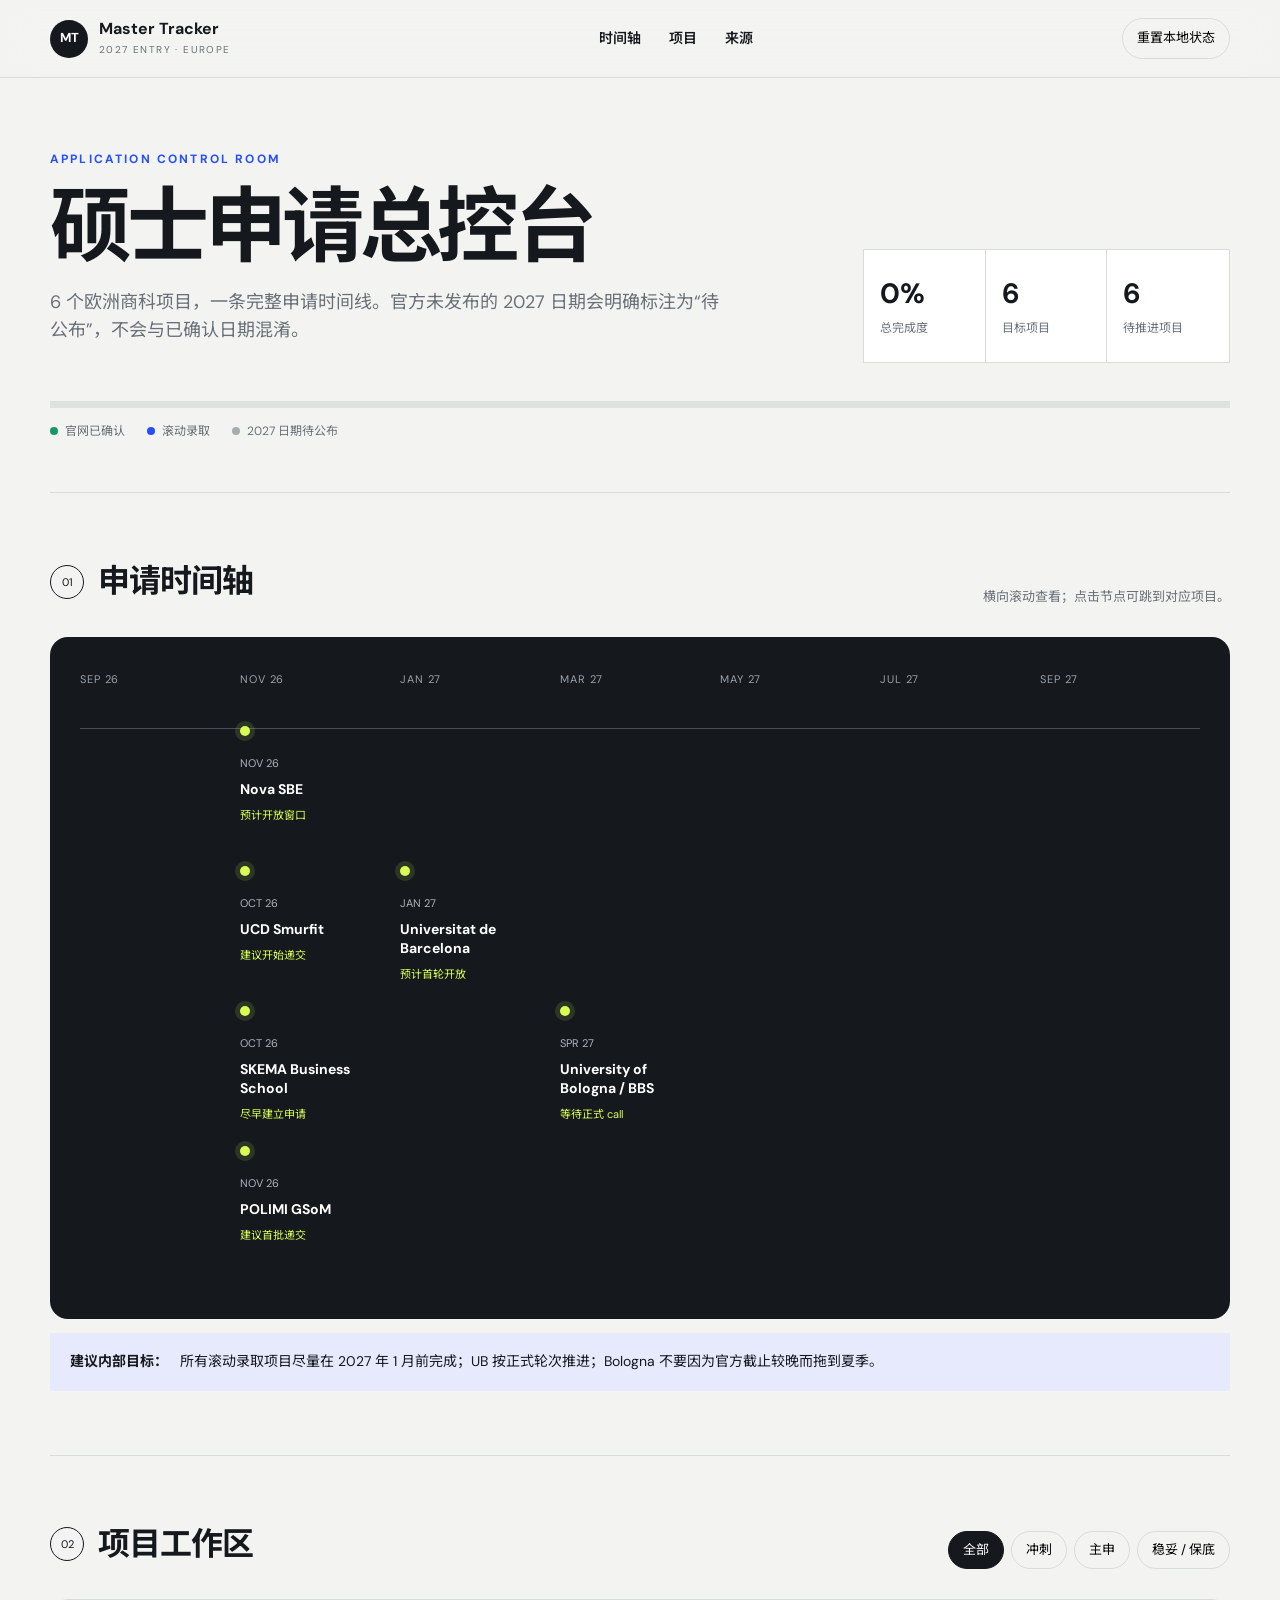
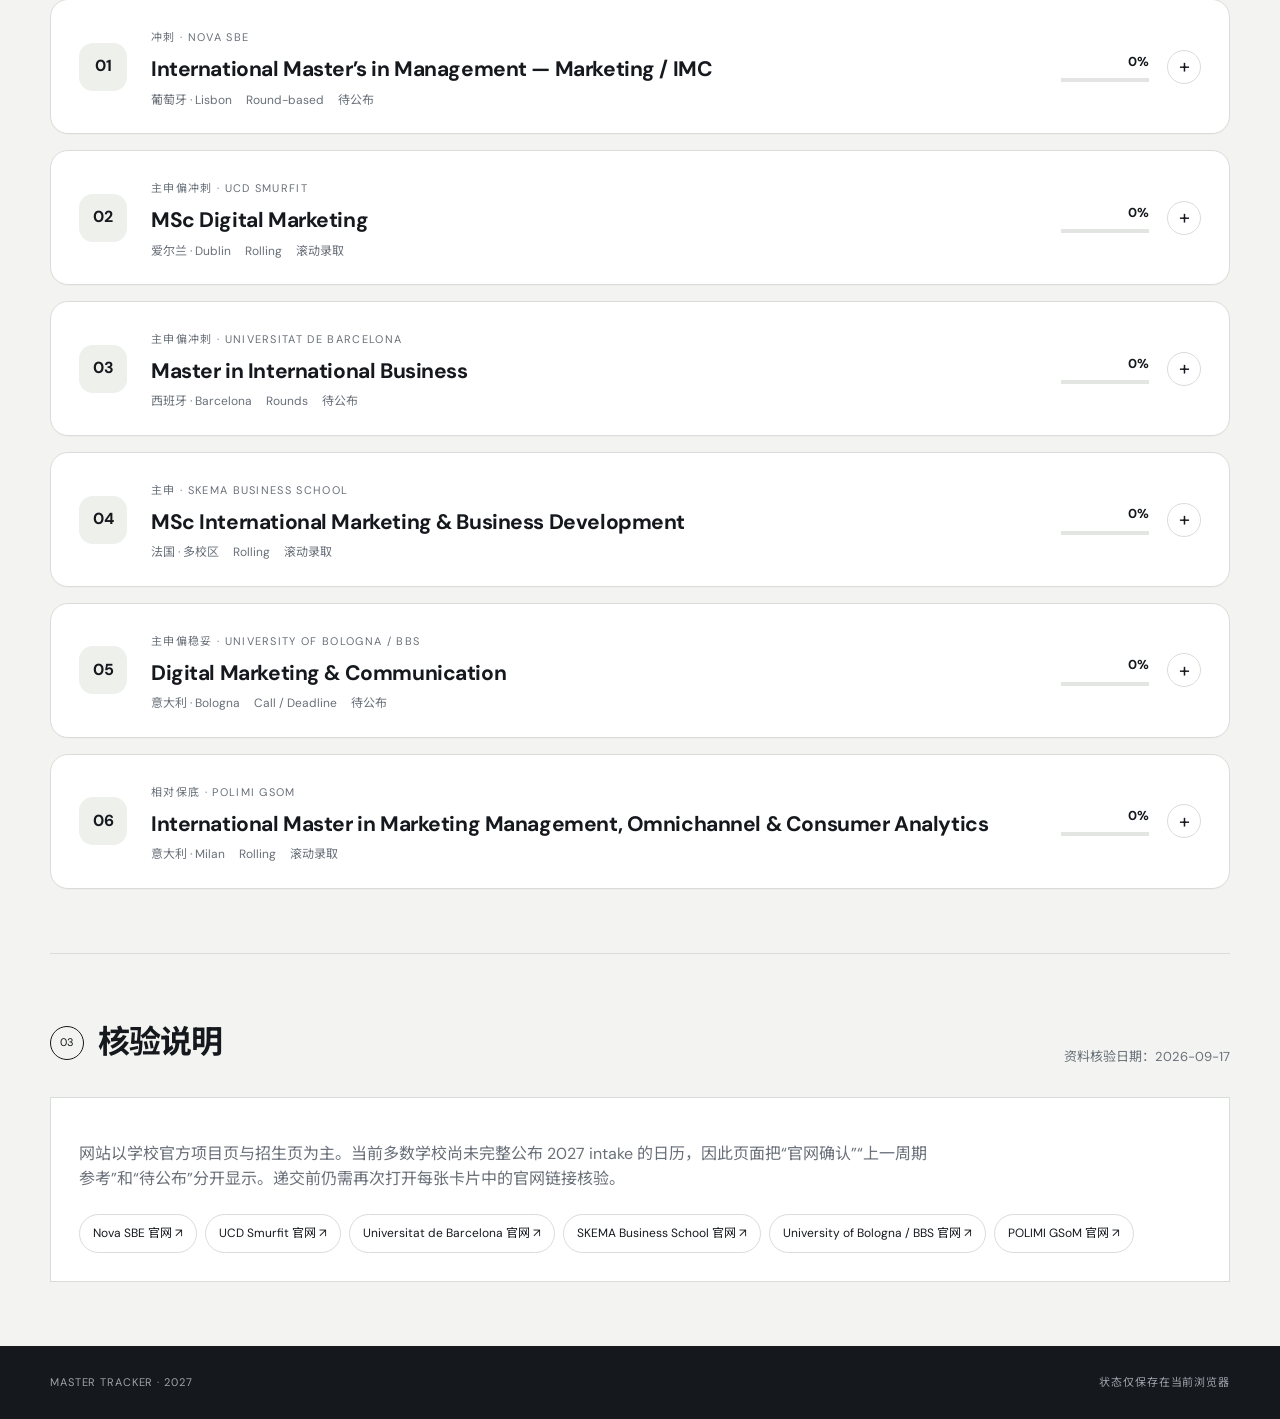
<file: index.html>
<!doctype html>
<html lang="zh-CN">
<head>
  <meta charset="UTF-8" />
  <meta name="viewport" content="width=device-width, initial-scale=1.0" />
  <meta name="description" content="2027 欧洲商科硕士申请进度、截止日期与材料管理。" />
  <title>Master's Application Tracker</title>
  <link rel="preconnect" href="https://fonts.googleapis.com">
  <link rel="preconnect" href="https://fonts.gstatic.com" crossorigin>
  <link href="https://fonts.googleapis.com/css2?family=DM+Sans:wght@400;500;600;700&family=Noto+Sans+SC:wght@400;500;600;700&display=swap" rel="stylesheet">
  <link rel="stylesheet" href="styles.css" />
</head>
<body>
  <header class="topbar">
    <a class="brand" href="#top" aria-label="返回顶部">
      <span class="brand-mark">MT</span>
      <span><strong>Master Tracker</strong><small>2027 ENTRY · EUROPE</small></span>
    </a>
    <nav aria-label="页面导航">
      <a href="#timeline">时间轴</a><a href="#programs">项目</a><a href="#sources">来源</a>
    </nav>
    <button class="reset-btn" id="resetBtn" type="button">重置本地状态</button>
  </header>

  <main id="top">
    <section class="overview shell" aria-labelledby="overview-title">
      <div class="eyebrow">APPLICATION CONTROL ROOM</div>
      <div class="overview-grid">
        <div>
          <h1 id="overview-title">硕士申请总控台</h1>
          <p>6 个欧洲商科项目，一条完整申请时间线。官方未发布的 2027 日期会明确标注为“待公布”，不会与已确认日期混淆。</p>
        </div>
        <div class="stats" aria-label="申请统计">
          <div><strong id="overallProgress">0%</strong><span>总完成度</span></div>
          <div><strong>6</strong><span>目标项目</span></div>
          <div><strong id="nextCount">0</strong><span>待推进项目</span></div>
        </div>
      </div>
      <div class="global-progress"><span id="globalProgressBar"></span></div>
      <div class="legend"><span><i class="dot confirmed"></i>官网已确认</span><span><i class="dot rolling"></i>滚动录取</span><span><i class="dot pending"></i>2027 日期待公布</span></div>
    </section>

    <section class="timeline-section shell" id="timeline" aria-labelledby="timeline-title">
      <div class="section-heading"><div><span>01</span><h2 id="timeline-title">申请时间轴</h2></div><p>横向滚动查看；点击节点可跳到对应项目。</p></div>
      <div class="timeline-wrap">
        <div class="months" aria-hidden="true"><span>SEP 26</span><span>NOV 26</span><span>JAN 27</span><span>MAR 27</span><span>MAY 27</span><span>JUL 27</span><span>SEP 27</span></div>
        <div class="timeline-line"></div>
        <div class="timeline-items" id="timelineItems"></div>
      </div>
      <aside class="priority-note"><strong>建议内部目标：</strong><span>所有滚动录取项目尽量在 2027 年 1 月前完成；UB 按正式轮次推进；Bologna 不要因为官方截止较晚而拖到夏季。</span></aside>
    </section>

    <section class="programs-section shell" id="programs" aria-labelledby="programs-title">
      <div class="section-heading"><div><span>02</span><h2 id="programs-title">项目工作区</h2></div><div class="filters" role="group" aria-label="项目筛选"><button class="active" data-filter="all">全部</button><button data-filter="reach">冲刺</button><button data-filter="target">主申</button><button data-filter="safe">稳妥 / 保底</button></div></div>
      <div class="program-list" id="programList"></div>
    </section>

    <section class="sources shell" id="sources" aria-labelledby="sources-title">
      <div class="section-heading"><div><span>03</span><h2 id="sources-title">核验说明</h2></div><p>资料核验日期：2026-09-17</p></div>
      <div class="source-card">
        <p>网站以学校官方项目页与招生页为主。当前多数学校尚未完整公布 2027 intake 的日历，因此页面把“官网确认”“上一周期参考”和“待公布”分开显示。递交前仍需再次打开每张卡片中的官网链接核验。</p>
        <div id="sourceLinks" class="source-links"></div>
      </div>
    </section>
  </main>

  <footer><span>MASTER TRACKER · 2027</span><span>状态仅保存在当前浏览器</span></footer>
  <script src="app.js"></script>
</body>
</html>
</file>
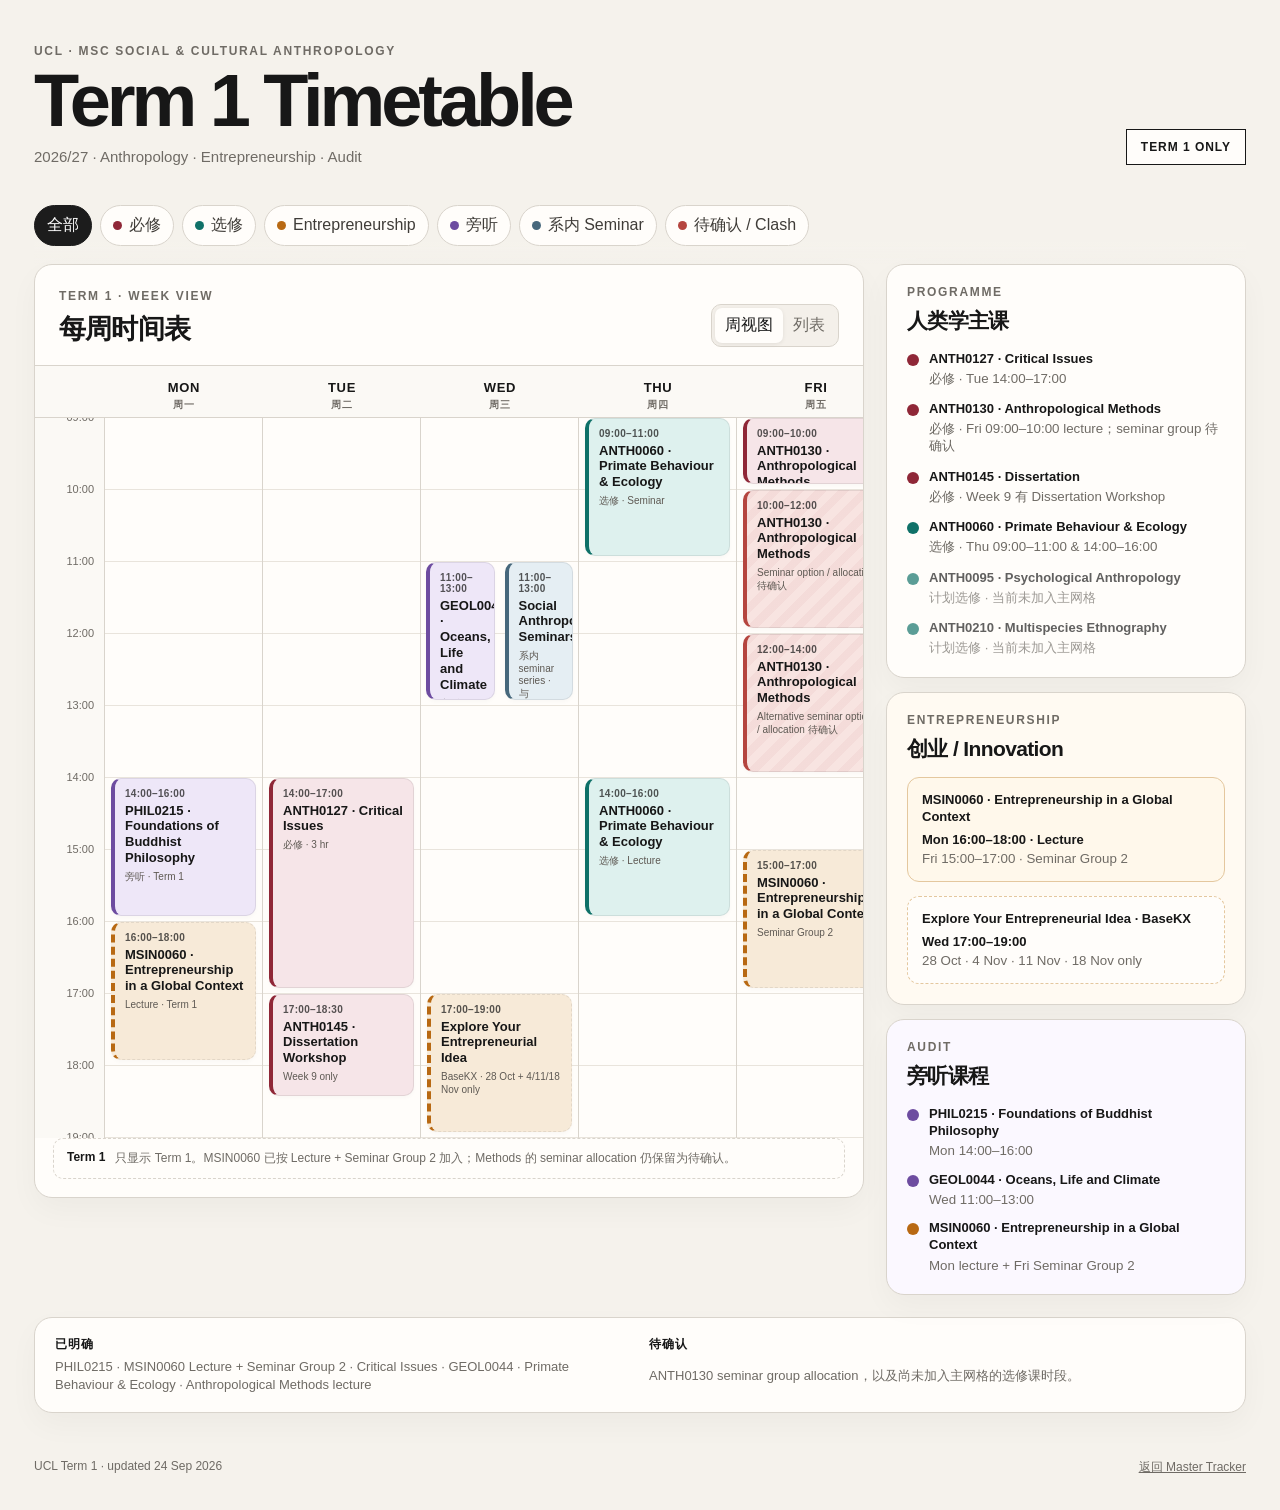
<file: timetable.html>
<!doctype html>
<html lang="zh-CN">
<head>
  <meta charset="utf-8" />
  <meta name="viewport" content="width=device-width,initial-scale=1,viewport-fit=cover" />
  <meta name="theme-color" content="#f5f2ec" />
  <title>UCL Term 1 Timetable · 2026/27</title>
  <link rel="stylesheet" href="./timetable.css" />
</head>
<body>
  <header class="topbar">
    <div>
      <p class="eyebrow">UCL · MSc Social & Cultural Anthropology</p>
      <h1>Term 1 Timetable</h1>
      <p class="sub">2026/27 · Anthropology · Entrepreneurship · Audit</p>
    </div>
    <div class="term-badge">TERM 1 ONLY</div>
  </header>

  <main>
    <section class="toolbar" aria-label="课程筛选">
      <button class="chip active" data-filter="all">全部</button>
      <button class="chip" data-filter="core"><span class="dot core"></span>必修</button>
      <button class="chip" data-filter="elective"><span class="dot elective"></span>选修</button>
      <button class="chip" data-filter="entrepreneurship"><span class="dot entrepreneurship"></span>Entrepreneurship</button>
      <button class="chip" data-filter="audit"><span class="dot audit"></span>旁听</button>
      <button class="chip" data-filter="seminar"><span class="dot seminar"></span>系内 Seminar</button>
      <button class="chip" data-filter="pending"><span class="dot pending"></span>待确认 / Clash</button>
    </section>

    <section class="layout">
      <div class="calendar-card">
        <div class="section-head">
          <div>
            <p class="kicker">TERM 1 · WEEK VIEW</p>
            <h2>每周时间表</h2>
          </div>
          <div class="view-switch">
            <button class="view-btn active" data-view="grid">周视图</button>
            <button class="view-btn" data-view="agenda">列表</button>
          </div>
        </div>

        <div id="gridView" class="calendar-scroll">
          <div id="calendarGrid" class="calendar-grid" aria-label="Weekly timetable"></div>
        </div>
        <div id="agendaView" class="agenda hidden" aria-label="Agenda timetable"></div>

        <div class="calendar-note">
          <strong>Term 1</strong>
          <span>只显示 Term 1。MSIN0060 已按 Lecture + Seminar Group 2 加入；Methods 的 seminar allocation 仍保留为待确认。</span>
        </div>
      </div>

      <aside class="side">
        <section class="panel">
          <p class="kicker">PROGRAMME</p>
          <h3>人类学主课</h3>
          <div class="module-list">
            <div class="module-row"><span class="swatch core"></span><div><b>ANTH0127 · Critical Issues</b><small>必修 · Tue 14:00–17:00</small></div></div>
            <div class="module-row"><span class="swatch core"></span><div><b>ANTH0130 · Anthropological Methods</b><small>必修 · Fri 09:00–10:00 lecture；seminar group 待确认</small></div></div>
            <div class="module-row"><span class="swatch core"></span><div><b>ANTH0145 · Dissertation</b><small>必修 · Week 9 有 Dissertation Workshop</small></div></div>
            <div class="module-row"><span class="swatch elective"></span><div><b>ANTH0060 · Primate Behaviour & Ecology</b><small>选修 · Thu 09:00–11:00 & 14:00–16:00</small></div></div>
            <div class="module-row muted"><span class="swatch elective"></span><div><b>ANTH0095 · Psychological Anthropology</b><small>计划选修 · 当前未加入主网格</small></div></div>
            <div class="module-row muted"><span class="swatch elective"></span><div><b>ANTH0210 · Multispecies Ethnography</b><small>计划选修 · 当前未加入主网格</small></div></div>
          </div>
        </section>

        <section class="panel amber">
          <p class="kicker">ENTREPRENEURSHIP</p>
          <h3>创业 / Innovation</h3>
          <div class="feature-card">
            <b>MSIN0060 · Entrepreneurship in a Global Context</b>
            <p>Mon 16:00–18:00 · Lecture</p>
            <small>Fri 15:00–17:00 · Seminar Group 2</small>
          </div>
          <div class="feature-card soft">
            <b>Explore Your Entrepreneurial Idea · BaseKX</b>
            <p>Wed 17:00–19:00</p>
            <small>28 Oct · 4 Nov · 11 Nov · 18 Nov only</small>
          </div>
        </section>

        <section class="panel violet">
          <p class="kicker">AUDIT</p>
          <h3>旁听课程</h3>
          <div class="module-list compact">
            <div class="module-row"><span class="swatch audit"></span><div><b>PHIL0215 · Foundations of Buddhist Philosophy</b><small>Mon 14:00–16:00</small></div></div>
            <div class="module-row"><span class="swatch audit"></span><div><b>GEOL0044 · Oceans, Life and Climate</b><small>Wed 11:00–13:00</small></div></div>
            <div class="module-row"><span class="swatch entrepreneurship"></span><div><b>MSIN0060 · Entrepreneurship in a Global Context</b><small>Mon lecture + Fri Seminar Group 2</small></div></div>
          </div>
        </section>
      </aside>
    </section>

    <section class="status-strip">
      <div><strong>已明确</strong><span>PHIL0215 · MSIN0060 Lecture + Seminar Group 2 · Critical Issues · GEOL0044 · Primate Behaviour & Ecology · Anthropological Methods lecture</span></div>
      <div><strong>待确认</strong><span>ANTH0130 seminar group allocation，以及尚未加入主网格的选修课时段。</span></div>
    </section>
  </main>

  <footer>
    <span>UCL Term 1 · updated 24 Sep 2026</span>
    <a href="./index.html">返回 Master Tracker</a>
  </footer>

  <script src="./timetable.js"></script>
</body>
</html>
</file>
<file: styles.css>
:root{--ink:#15191e;--muted:#697079;--paper:#f3f4f1;--card:#fff;--line:#d9ddd9;--blue:#244eff;--lime:#d9ff55;--orange:#ff7247;--violet:#6f57e9;--green:#16986b;--shadow:0 16px 45px rgba(25,30,35,.08)}
*{box-sizing:border-box}html{scroll-behavior:smooth}body{margin:0;background:var(--paper);color:var(--ink);font-family:"DM Sans","Noto Sans SC",sans-serif;font-size:16px;line-height:1.55}.shell{width:min(1180px,calc(100% - 40px));margin-inline:auto}.topbar{height:78px;padding:0 max(20px,calc((100vw - 1180px)/2));display:flex;align-items:center;gap:30px;justify-content:space-between;background:rgba(243,244,241,.92);backdrop-filter:blur(16px);border-bottom:1px solid var(--line);position:sticky;top:0;z-index:50}.brand{display:flex;align-items:center;gap:11px;text-decoration:none;color:var(--ink)}.brand-mark{width:38px;height:38px;border-radius:50%;background:var(--ink);color:#fff;display:grid;place-items:center;font-weight:700;font-size:13px}.brand strong{display:block;line-height:1.1}.brand small{display:block;font-size:10px;letter-spacing:.14em;color:var(--muted);margin-top:4px}.topbar nav{display:flex;gap:28px}.topbar nav a{color:var(--ink);text-decoration:none;font-size:14px;font-weight:600}.reset-btn{border:1px solid var(--line);background:transparent;border-radius:100px;padding:9px 14px;font:inherit;font-size:13px;cursor:pointer}.overview{padding:72px 0 52px}.eyebrow{font-size:12px;letter-spacing:.18em;font-weight:700;color:var(--blue);margin-bottom:18px}.overview-grid{display:grid;grid-template-columns:1.35fr .65fr;gap:50px;align-items:end}.overview h1{font-size:clamp(42px,7vw,82px);letter-spacing:-.055em;line-height:.98;margin:0 0 22px}.overview p{max-width:680px;color:var(--muted);font-size:18px}.stats{display:grid;grid-template-columns:repeat(3,1fr);border:1px solid var(--line);background:var(--card)}.stats div{padding:22px 16px;border-right:1px solid var(--line)}.stats div:last-child{border:0}.stats strong{font-size:28px;display:block}.stats span{font-size:12px;color:var(--muted)}.global-progress{height:7px;background:#dfe2de;margin-top:38px;overflow:hidden}.global-progress span{height:100%;display:block;background:var(--blue);width:0;transition:width .35s}.legend{display:flex;gap:22px;margin-top:14px;font-size:12px;color:var(--muted)}.dot{display:inline-block;width:8px;height:8px;border-radius:50%;margin-right:7px}.confirmed{background:var(--green)}.rolling{background:var(--blue)}.pending{background:#a5abb1}.timeline-section,.programs-section,.sources{padding:64px 0;border-top:1px solid var(--line)}.section-heading{display:flex;align-items:end;justify-content:space-between;margin-bottom:30px;gap:20px}.section-heading>div:first-child{display:flex;align-items:center;gap:14px}.section-heading h2{font-size:32px;letter-spacing:-.035em;margin:0}.section-heading>div>span{width:34px;height:34px;border:1px solid var(--ink);border-radius:50%;display:grid;place-items:center;font-size:11px}.section-heading p{margin:0;color:var(--muted);font-size:13px}.timeline-wrap{position:relative;background:var(--ink);color:#fff;border-radius:18px;padding:34px 30px 28px;overflow-x:auto;min-height:270px}.months,.timeline-items{min-width:960px;display:grid;grid-template-columns:repeat(7,1fr)}.months span{font-size:11px;color:#9ca2a9;letter-spacing:.08em}.timeline-line{position:absolute;left:30px;right:30px;top:91px;border-top:1px solid #494e54;min-width:900px}.timeline-items{position:relative;margin-top:43px}.timeline-event{position:relative;padding:24px 16px 10px 0;text-decoration:none;color:#fff;min-height:140px}.timeline-event::before{content:"";position:absolute;top:-5px;left:0;width:10px;height:10px;border-radius:50%;background:var(--lime);box-shadow:0 0 0 5px rgba(217,255,85,.12)}.timeline-event small{display:block;color:#aeb4bb;font-size:11px;margin-bottom:8px}.timeline-event strong{display:block;font-size:14px;line-height:1.35;max-width:120px}.timeline-event em{display:block;color:var(--lime);font-style:normal;font-size:11px;margin-top:8px}.priority-note{padding:18px 20px;background:#e7eafc;display:flex;gap:12px;margin-top:14px;font-size:14px}.filters{display:flex;gap:7px;flex-wrap:wrap}.filters button{border:1px solid var(--line);background:transparent;padding:8px 14px;border-radius:100px;font:inherit;font-size:13px;cursor:pointer}.filters button.active{background:var(--ink);color:#fff;border-color:var(--ink)}.program-list{display:grid;gap:16px}.program-card{background:var(--card);border:1px solid var(--line);border-radius:18px;overflow:hidden;box-shadow:0 1px 0 rgba(0,0,0,.02)}.card-summary{display:grid;grid-template-columns:54px 1fr auto;gap:18px;align-items:center;padding:24px 28px;cursor:pointer}.rank{width:48px;height:48px;border-radius:14px;display:grid;place-items:center;font-weight:700;background:#eef0ec}.card-title small{font-size:11px;text-transform:uppercase;letter-spacing:.12em;color:var(--muted)}.card-title h3{font-size:21px;margin:4px 0 5px;letter-spacing:-.02em}.card-meta{display:flex;gap:14px;color:var(--muted);font-size:12px}.card-side{display:flex;align-items:center;gap:18px}.mini-progress{width:88px}.mini-progress strong{display:block;text-align:right;font-size:13px}.mini-progress div{height:4px;background:#e2e5e1;margin-top:6px}.mini-progress div span{height:100%;background:var(--blue);display:block}.toggle{width:34px;height:34px;border-radius:50%;border:1px solid var(--line);display:grid;place-items:center;font-size:20px;transition:.25s}.program-card.open .toggle{transform:rotate(45deg);background:var(--ink);color:#fff}.card-detail{display:none;border-top:1px solid var(--line);padding:28px}.program-card.open .card-detail{display:block}.detail-grid{display:grid;grid-template-columns:.78fr 1.22fr;gap:34px}.facts{display:grid;gap:14px}.fact{border-bottom:1px solid var(--line);padding-bottom:13px}.fact label{display:block;font-size:11px;letter-spacing:.1em;color:var(--muted);text-transform:uppercase}.fact p{margin:5px 0 0;font-size:14px}.tag{display:inline-block;padding:3px 8px;border-radius:100px;background:#edf0ec;font-size:11px;margin-left:6px}.tag.warn{background:#fff0e8;color:#a43e20}.materials h4,.tracker h4{margin:0 0 14px;font-size:14px}.checklist{display:grid;grid-template-columns:1fr 1fr;gap:8px 16px;padding:0;margin:0;list-style:none}.checklist li{font-size:13px;padding-left:19px;position:relative}.checklist li::before{content:"✓";position:absolute;left:0;color:var(--green);font-weight:700}.tracker{margin-top:26px}.status-grid{display:grid;grid-template-columns:repeat(4,1fr);gap:10px}.status-item{background:#f5f6f3;border:1px solid #e4e6e2;padding:12px;border-radius:10px}.status-item label{font-size:11px;color:var(--muted);display:block;margin-bottom:7px}.status-item select,.submission-date,.notes{width:100%;border:1px solid #d7dad6;background:#fff;border-radius:7px;padding:9px;font:inherit;font-size:12px;color:var(--ink)}.notes{min-height:82px;resize:vertical;margin-top:10px}.detail-actions{display:flex;justify-content:space-between;gap:12px;align-items:center;margin-top:18px}.official-link{color:var(--blue);font-size:13px;font-weight:700}.save-note{font-size:11px;color:var(--muted)}.source-card{background:var(--card);padding:28px;border:1px solid var(--line)}.source-card>p{max-width:850px;color:var(--muted)}.source-links{display:flex;flex-wrap:wrap;gap:8px;margin-top:22px}.source-links a{border:1px solid var(--line);border-radius:100px;padding:9px 13px;color:var(--ink);text-decoration:none;font-size:12px}.source-links a:hover{border-color:var(--blue);color:var(--blue)}footer{padding:28px max(20px,calc((100vw - 1180px)/2));background:var(--ink);color:#9da3aa;display:flex;justify-content:space-between;font-size:11px;letter-spacing:.08em}
@media(max-width:800px){.topbar nav{display:none}.reset-btn{font-size:11px}.shell{width:min(100% - 24px,1180px)}.overview{padding-top:48px}.overview-grid{grid-template-columns:1fr}.stats{margin-top:0}.section-heading{align-items:flex-start;flex-direction:column}.card-summary{grid-template-columns:42px 1fr auto;padding:19px 16px;gap:12px}.rank{width:40px;height:40px}.card-title h3{font-size:17px}.card-meta{flex-direction:column;gap:2px}.mini-progress{display:none}.card-detail{padding:20px 16px}.detail-grid{grid-template-columns:1fr}.status-grid{grid-template-columns:1fr 1fr}.checklist{grid-template-columns:1fr}.priority-note{flex-direction:column}.legend{flex-wrap:wrap}.overview h1{font-size:48px}footer{flex-direction:column;gap:8px}}
@media(max-width:470px){.brand small{display:none}.stats strong{font-size:22px}.stats div{padding:15px 10px}.status-grid{grid-template-columns:1fr}.card-title h3{font-size:15px}.card-summary{grid-template-columns:36px 1fr 30px}.rank{width:34px;height:34px;border-radius:10px}}
@media(prefers-reduced-motion:reduce){html{scroll-behavior:auto}*{transition:none!important}}
</file>
<file: timetable.css>
:root{
  --bg:#f5f2ec;--paper:#fffdfa;--ink:#171717;--muted:#6f6b65;--line:#d9d4cc;
  --core:#8f2737;--core-bg:#f6e5e8;
  --elective:#0f7168;--elective-bg:#def1ee;
  --entre:#b86913;--entre-bg:#f7ead8;
  --audit:#6d4ca0;--audit-bg:#eee7f8;
  --seminar:#47687c;--seminar-bg:#e5eef3;
  --pending:#b5453f;--pending-bg:#f8e4e1;
  --hour:72px;
}
*{box-sizing:border-box}
html{background:var(--bg)}
body{margin:0;color:var(--ink);background:var(--bg);font-family:Inter,ui-sans-serif,-apple-system,BlinkMacSystemFont,"SF Pro Text","Helvetica Neue",Arial,sans-serif}
button{font:inherit}
.topbar{max-width:1480px;margin:0 auto;padding:44px 34px 26px;display:flex;align-items:flex-end;justify-content:space-between;gap:24px}
.eyebrow,.kicker{margin:0 0 8px;letter-spacing:.14em;text-transform:uppercase;font-size:12px;font-weight:750;color:var(--muted)}
h1{font-size:clamp(36px,6vw,74px);line-height:.94;letter-spacing:-.055em;margin:0}
.sub{margin:12px 0 0;color:var(--muted);font-size:15px}
.term-badge{border:1.5px solid var(--ink);padding:10px 14px;font-weight:800;letter-spacing:.08em;font-size:12px;background:var(--paper)}
main{max-width:1480px;margin:0 auto;padding:0 34px 46px}
.toolbar{position:sticky;top:0;z-index:30;display:flex;gap:8px;flex-wrap:wrap;padding:14px 0 18px;background:linear-gradient(var(--bg) 70%,transparent)}
.chip{border:1px solid var(--line);background:var(--paper);border-radius:999px;padding:9px 12px;display:inline-flex;align-items:center;gap:7px;color:#3f3c38;cursor:pointer}
.chip.active{background:#1c1c1c;color:white;border-color:#1c1c1c}
.dot,.swatch{display:inline-block;border-radius:50%}
.dot{width:9px;height:9px}.swatch{width:12px;height:12px;flex:0 0 12px;margin-top:4px}
.dot.core,.swatch.core{background:var(--core)}.dot.elective,.swatch.elective{background:var(--elective)}
.dot.entrepreneurship,.swatch.entrepreneurship{background:var(--entre)}.dot.audit,.swatch.audit{background:var(--audit)}
.dot.seminar,.swatch.seminar{background:var(--seminar)}.dot.pending,.swatch.pending{background:var(--pending)}
.layout{display:grid;grid-template-columns:minmax(0,1fr) 360px;gap:22px;align-items:start}
.calendar-card,.panel,.status-strip{background:var(--paper);border:1px solid var(--line);border-radius:18px;box-shadow:0 12px 30px rgba(34,28,20,.035)}
.calendar-card{overflow:hidden}
.section-head{display:flex;align-items:end;justify-content:space-between;padding:24px 24px 18px;border-bottom:1px solid var(--line)}
h2,h3{margin:0;letter-spacing:-.03em}h2{font-size:27px}h3{font-size:21px}
.view-switch{display:flex;border:1px solid var(--line);border-radius:10px;padding:3px;background:#f4f0ea}
.view-btn{border:0;background:transparent;padding:7px 10px;border-radius:7px;color:var(--muted);cursor:pointer}
.view-btn.active{background:var(--paper);color:var(--ink);box-shadow:0 1px 4px rgba(0,0,0,.08)}
.calendar-scroll{overflow:auto}
.calendar-grid{min-width:860px;display:grid;grid-template-columns:70px repeat(5,minmax(150px,1fr));grid-template-rows:52px calc(var(--hour) * 10);position:relative}
.corner,.day-head{border-bottom:1px solid var(--line);background:#fbf9f5;position:sticky;top:0;z-index:11}
.corner{grid-column:1;grid-row:1}
.day-head{padding:14px 10px;text-align:center;font-size:13px;font-weight:800;letter-spacing:.05em}
.day-head span{display:block;font-size:10px;color:var(--muted);font-weight:600;margin-top:3px;letter-spacing:.08em}
.time-col{grid-column:1;grid-row:2;position:relative;border-right:1px solid var(--line);background:#fbf9f5}
.time-label{position:absolute;right:10px;transform:translateY(-7px);font-size:11px;color:var(--muted);font-variant-numeric:tabular-nums}
.day-col{grid-row:2;position:relative;border-right:1px solid var(--line);background-image:repeating-linear-gradient(to bottom,transparent 0,transparent calc(var(--hour) - 1px),#e9e4dc calc(var(--hour) - 1px),#e9e4dc var(--hour))}
.day-col:last-child{border-right:0}
.event{position:absolute;left:6px;right:6px;border-radius:10px;padding:9px 10px 8px;overflow:hidden;border:1px solid rgba(0,0,0,.08);box-shadow:0 2px 4px rgba(0,0,0,.025);cursor:default}
.event:hover{z-index:20;overflow:visible;box-shadow:0 10px 24px rgba(0,0,0,.11)}
.event.core{background:var(--core-bg);border-left:4px solid var(--core)}
.event.elective{background:var(--elective-bg);border-left:4px solid var(--elective)}
.event.entrepreneurship{background:var(--entre-bg);border-left:4px solid var(--entre);border-style:dashed}
.event.audit{background:var(--audit-bg);border-left:4px solid var(--audit)}
.event.seminar{background:var(--seminar-bg);border-left:4px solid var(--seminar)}
.event.pending{background:var(--pending-bg);border-left:4px solid var(--pending);background-image:repeating-linear-gradient(135deg,rgba(181,69,63,.05) 0,rgba(181,69,63,.05) 8px,transparent 8px,transparent 16px)}
.event-time{font-size:10px;font-weight:800;letter-spacing:.03em;opacity:.72;margin-bottom:4px}
.event-title{font-size:13px;line-height:1.22;font-weight:800}
.event-meta{font-size:10px;line-height:1.25;margin-top:5px;color:#5e5953}
.calendar-note{margin:0 18px 18px;padding:11px 13px;border:1px dashed var(--line);border-radius:10px;display:flex;gap:10px;font-size:12px;color:var(--muted)}
.calendar-note strong{color:var(--ink)}
.side{display:flex;flex-direction:column;gap:14px}
.panel{padding:20px}.panel.amber{background:#fffaf2}.panel.violet{background:#fbf8ff}
.module-list{margin-top:15px;display:flex;flex-direction:column;gap:13px}.module-list.compact{gap:11px}
.module-row{display:flex;gap:10px;align-items:flex-start}.module-row b{font-size:13px;line-height:1.32;display:block}.module-row small{display:block;margin-top:3px;color:var(--muted);line-height:1.3}
.module-row.muted{opacity:.68}
.feature-card{margin-top:14px;padding:13px 14px;border:1px solid #e4c79e;background:#fff8eb;border-radius:12px}
.feature-card.soft{background:#fffdfa;border-style:dashed}
.feature-card b{font-size:13px;line-height:1.32;display:block}.feature-card p{margin:7px 0 2px;font-size:13px;font-weight:800}.feature-card small{color:var(--muted);line-height:1.35}
.status-strip{margin-top:22px;padding:18px 20px;display:grid;grid-template-columns:1fr 1fr;gap:18px}
.status-strip div{display:grid;gap:5px}.status-strip strong{font-size:12px;text-transform:uppercase;letter-spacing:.1em}.status-strip span{font-size:13px;color:var(--muted);line-height:1.4}
.agenda{padding:10px 18px 18px}.agenda-day{padding:16px 0;border-bottom:1px solid var(--line)}.agenda-day:last-child{border-bottom:0}
.agenda-day h4{margin:0 0 10px;font-size:13px;letter-spacing:.1em;color:var(--muted)}
.agenda-item{display:grid;grid-template-columns:86px 1fr;gap:10px;padding:10px 11px;border-radius:10px;margin:7px 0;background:#f7f4ef;border-left:4px solid var(--c)}
.agenda-item time{font-size:12px;font-weight:800}.agenda-item b{font-size:13px}.agenda-item small{display:block;color:var(--muted);margin-top:3px}
.hidden{display:none!important}
footer{max-width:1480px;margin:0 auto;padding:0 34px 34px;display:flex;justify-content:space-between;gap:16px;color:var(--muted);font-size:12px}
footer a{color:inherit}
@media(max-width:1040px){.layout{grid-template-columns:1fr}.side{display:grid;grid-template-columns:repeat(3,1fr)}}
@media(max-width:760px){
  :root{--hour:66px}.topbar{padding:28px 18px 16px;align-items:flex-start}.term-badge{margin-top:3px}main{padding:0 18px 34px}
  .toolbar{overflow-x:auto;flex-wrap:nowrap;margin:0 -18px;padding:12px 18px 16px}.chip{white-space:nowrap;flex:0 0 auto}
  .layout{gap:14px}.section-head{padding:19px 16px 14px}.calendar-note{margin:0 12px 12px;display:block}.calendar-note strong{display:block;margin-bottom:4px}
  .side{display:flex}.panel{padding:17px}.status-strip{grid-template-columns:1fr;padding:16px;margin-top:14px}
  footer{padding:0 18px 26px;display:grid}.calendar-grid{min-width:760px}
}
</file>
